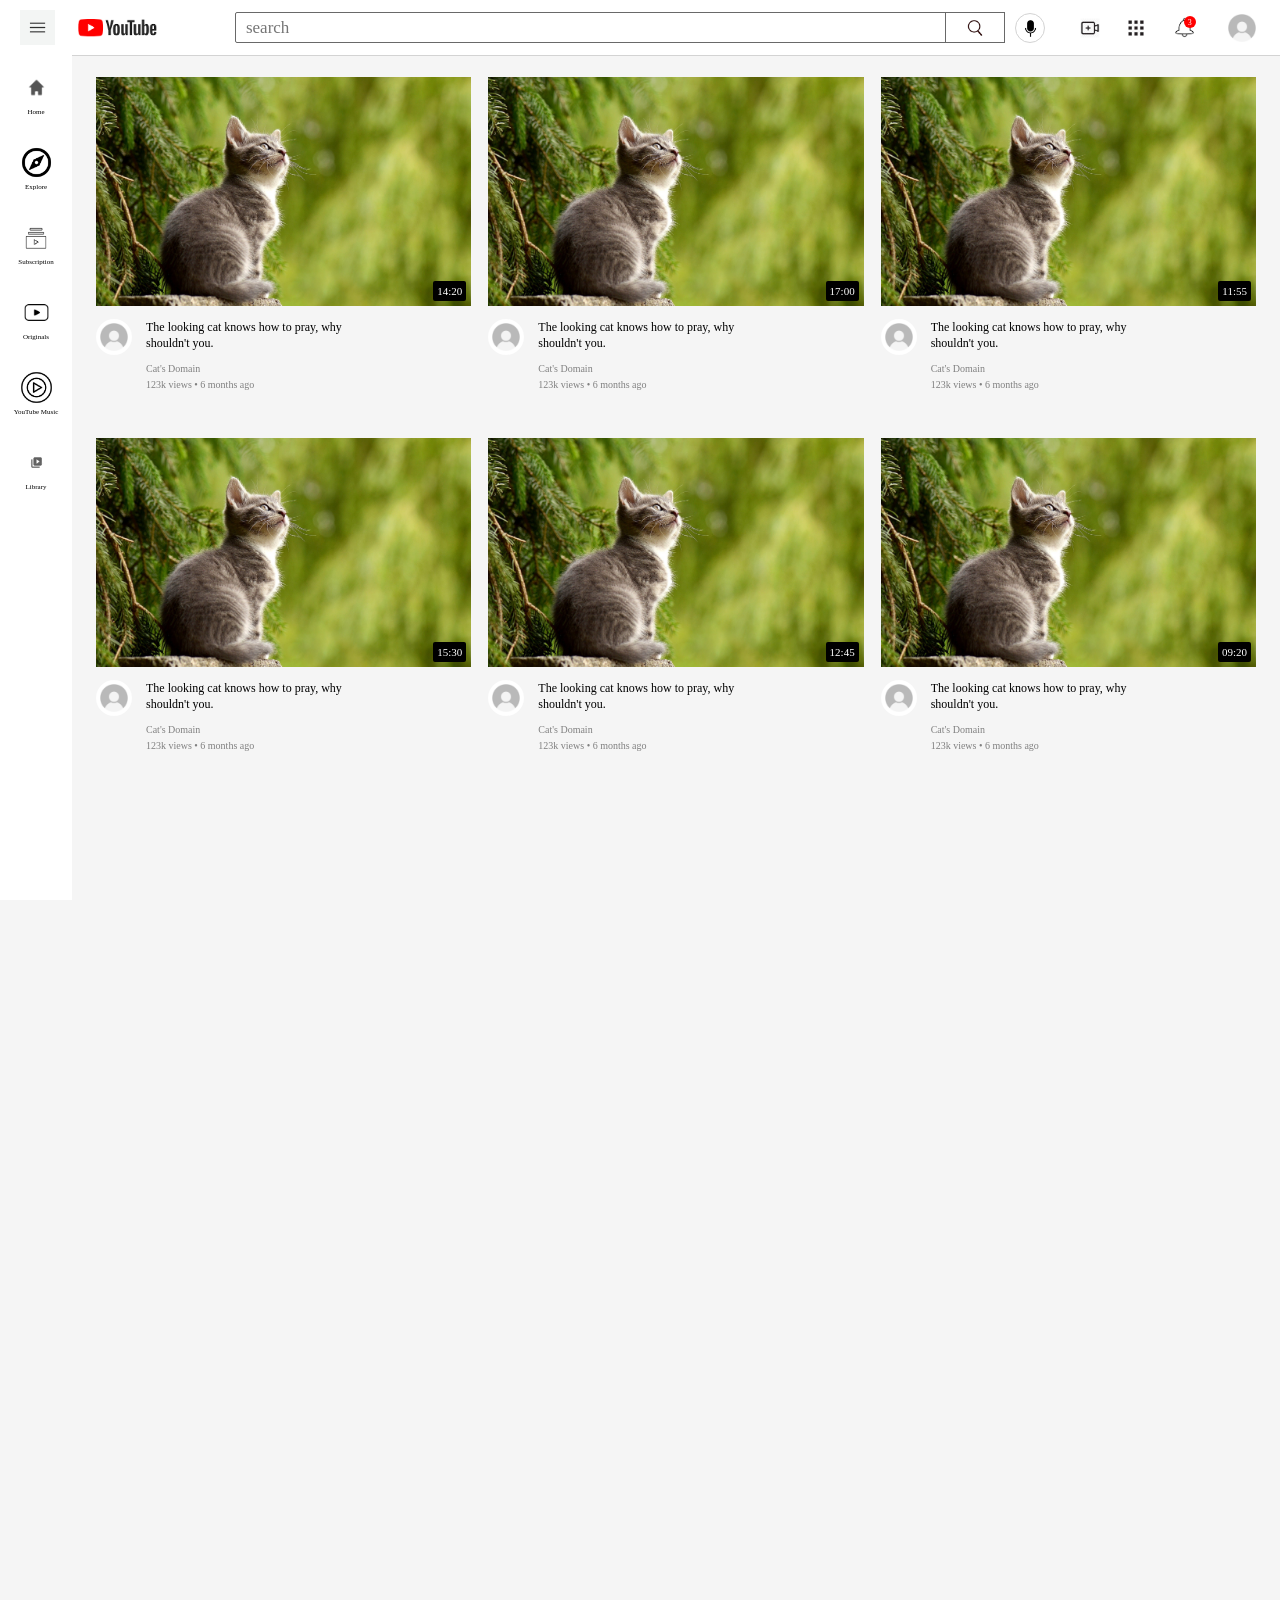
<file: youtube.html>
<!DOCTYPE html>
<html lang="en">
<head>
  <meta charset="UTF-8">
  <meta http-equiv="X-UA-Compatible" content="IE=Edge">
  <meta name="viewport" content="width=device-width, initial-scale=1">

  <title>JOEYS YOUTUBE HTML RECREATION</title>
  
  <!-- HTML -->
  

  <!-- Custom Styles -->
  <link rel="stylesheet" href="styles/video.css">
  <link rel="stylesheet" href="styles/header.css">
  <link rel="stylesheet" href="styles/general.css">
  <link rel="stylesheet" href="styles/sidebar.css">
</head>

<body>
   
   <div class="header">
     <div class="left-sec">
        <img class="harmburger-menu" src="icons/hamburger menu.png">
        <img class="youtube-logo" src="/icons/youtube icon .png">
     </div>
     
     <div class="middle-sec">
       <input class="search-bar" type="textbox" placeholder="search">
       <button class="search-button">
         <img class="si" src="/icons/search icon .png">
       </button>

       <button class="voice-search-button">
         <img class="vsi" src="/icons/voice search.png">
       </button>
       
     </div>
     
     <div class="right-sec">
        <img class="ad-vid"src="/icons/add video.jpeg">
        <img class="aps-icon"src="/icons/chocolate menu icon.jpeg">
        <div class="notification">
          <img class="notif-bell"src="/icons/notifiction bell .png">
          
          <div class="notifs-count">
            3
          </div>
        </div>
        
        <img class="current-user-pic"src="/channel-pro-pic/propic.jpeg">
     </div>
   </div>
   
   <div class="side-bar">
     <div class="sidebar-link">
       <img src="/icons/icon-1976100_640.png">
        <div>Home</div>
     </div>
     <div class="sidebar-link">
     <img src="/icons/explore icon .png">
        <div>Explore</div>
     </div>
     <div class="sidebar-link">
     <img src="/icons/subscriptions icon _1.png">
        <div>Subscription</div>
     </div>
     <div class="sidebar-link">
     <img src="/icons/originals icon .png">
        <div>Originals</div>
     </div>
     <div class="sidebar-link">
     <img src="/icons/youtube music icon .png">
        <div>YouTube Music</div>
     </div>
     <div class="sidebar-link">
     <img src="/icons/library icon .png">
        <div>Library</div>
     </div>
     
   </div>
   
   
   
   
   <div class="video-grid">
      <div class="vid1">
    <div class="thumb-roll">
      <img class="thumbnail" src="thumbnail/cat-2083492_1920.jpg">
      <div class="video-time">
        14:20
      </div>
    </div>
    <div>
      <div class="channel-pic">
         <img class="channel-propic" src="channel-pro-pic/propic.jpeg">
      </div>
     <div class="title">
       <p class="y-title">
         The looking cat knows how to pray, why shouldn't you.
       </p>
       <p class="y-author">
         Cat's Domain
       </p>
       <p class="y-data">
         123k views &#8226; 6 months ago
       </p>
     </div>
    </div>
  </div>
 
  <div class="vid1">
    <div class="thumb-roll">
      <img class="thumbnail" src="thumbnail/cat-2083492_1920.jpg">
       <div class="video-time">
         17:00
       </div>
    </div>
    <div>
       <div class="channel-pic">
         <img class="channel-propic" src="channel-pro-pic/propic.jpeg">
       </div>
       <div class="title">
         <p class="y-title">
           The looking cat knows how to pray, why shouldn't you.
         </p>
      
         <p class="y-author">
           Cat's Domain
         </p>
         <p class="y-data">
           123k views &#8226; 6 months ago
         </p>
       </div>
    </div>
  </div>
  <div class="vid1">
    <div class="thumb-roll">
      <img class="thumbnail" src="thumbnail/cat-2083492_1920.jpg">
       <div class="video-time">
         11:55
       </div>
    </div>
    <div>
      <div class="channel-pic">
        <img class="channel-propic" src="channel-pro-pic/propic.jpeg">
      </div>
      <div class="title">
        <p class="y-title">
          The looking cat knows how to pray, why shouldn't you.
        </p>
        <p class="y-author">
          Cat's Domain
        </p>
        <p class="y-data">
          123k views &#8226; 6 months ago
        </p>
      </div>
    </div>
  </div>
  
  <div class="vid1">
    <div class="thumb-roll">
      <img class="thumbnail" src="thumbnail/cat-2083492_1920.jpg">
       <div class="video-time">
         15:30
       </div>
    </div>
    <div>
      <div class="channel-pic">
        <img class="channel-propic" src="channel-pro-pic/propic.jpeg">
      </div>
      <div class="title">
        <p class="y-title">
          The looking cat knows how to pray, why shouldn't you.
        </p>
  
        <p class="y-author">
          Cat's Domain
        </p>
        <p class="y-data">
          123k views &#8226; 6 months ago
        </p>
      </div>
    </div>
  </div>
  <div class="vid1">
    <div class="thumb-roll">
      <img class="thumbnail" src="thumbnail/cat-2083492_1920.jpg">
       <div class="video-time">
         12:45
       </div>
    </div>
    <div>
      <div class="channel-pic">
        <img class="channel-propic" src="channel-pro-pic/propic.jpeg">
      </div>
      <div class="title">
        <p class="y-title">
          The looking cat knows how to pray, why shouldn't you.
        </p>
        <p class="y-author">
          Cat's Domain
        </p>
        <p class="y-data">
          123k views &#8226; 6 months ago
        </p>
      </div>
    </div>
  </div>
  
  <div class="vid1">
    <div class="thumb-roll">
      <img class="thumbnail" src="thumbnail/cat-2083492_1920.jpg">
       <div class="video-time">
         09:20
       </div>
    </div>
    <div>
      <div class="channel-pic">
        <img class="channel-propic" src="channel-pro-pic/propic.jpeg">
      </div>
      <div class="title">
        <p class="y-title">
          The looking cat knows how to pray, why shouldn't you.
        </p>
  
        <p class="y-author">
          Cat's Domain
        </p>
        <p class="y-data">
          123k views &#8226; 6 months ago
        </p>
      </div>
    </div>
  </div>
   </div>
 
  

</body>
</html>
</file>
<file: styles/video.css>
.thumbnail {
    width: 100%;
}


.y-author {
    font-size: 10px;
    color: gray;
    margin-bottom: 5px;
    margin-left: -5px;
}

.y-title {
    font-size: 12px;
    margin-bottom: 12px;
    margin-left: -5px;
    font-weight: 700px;
    line-height: 16px;
    
}

.y-data {
    font-size: 10px;
    color: gray;
    margin-left: -5px;
}

.thumb-roll {
    margin-bottom: 8px;
    position: relative;
}

.channel-propic {
    width: 36px;
    border-radius: 100%;
}

.channel-pic {
   display: inline-block;
   width: 50px;
   vertical-align: top;
}

.title {
    display: inline-block;
    width: 200px;
}
.video-grid {
     display: grid;
     grid-template-columns: 1fr 1fr 1fr;
     column-gap: 17px;
     row-gap: 45px;
}
.video-time {
  background-color: black;
  color: white;
  font-size: 11px;
  font-weight: 500px;
  padding-left: 4px;
  padding-right: 4px;
  padding-top: 4px;
  padding-bottom: 4px;
  border-radius: 2px;
  position: absolute;
  bottom: 10px;
  right: 5px;
}
</file>
<file: styles/header.css>
.header {
  height: 55px;
  background-color: white;
  display: flex;
  flex-direction: row;
  justify-content: space-between;
  position: fixed;
  top: 0;
  left: 0;
  right: 0;
  border-bottom-width: 1px;
  border-bottom-style: solid;
  border-bottom-color: lightgrey;
  z-index: 100;

}

.left-sec {
  display: flex;
  align-items: center;
  margin-left: -5px;
  
}

.middle-sec {
  flex: 1;
  margin-left: 75px;
  margin-right: 35px;
  display: flex;
  align-items: center;
}

.search-bar {
  flex: 1;
  height: 27px;
  padding-left: 10px;
  font-size: 16px;
  border-width: 1px;
  border-style: solid;
  border-color: dimgrey;
  border-radius: 2px;
  width: 0;
}

.search-bar::placeholder {
  font-family: 'Times New Roman', Times, serif;
  font-size: 17px;
 
}
.search-button {
  height: 31px;
  width: 60px;
  background-color: white;
  border-width:  1px;
  border-style: solid;
  border-color: dimgrey;
  margin-left: -2px;
  margin-right: 10px;
}

.voice-search-button {
  height: 30px;
  width: 30px;
  border-radius: 15px;
  background-color: white;
  border-width: 1px;
  border-style: solid;
  border-color: lightgrey;
  
}

.right-sec {
  width: 180px;
  margin-right: 20px;
  display: flex;
  align-items: center;
  justify-content: space-between;
  flex-shrink: 0;
}

.harmburger-menu {
  height: 35px;
  margin-left: 25px;
  margin-right: 20px;
}

.youtube-logo {
  height: 24px;
  
}

.vsi {
  height: 17px;
  margin-top: 4px;
}

.si {
  height: 20px;
  margin-top: 4px;
}

.ad-vid {
  height: 20px
}

.aps-icon {
  height: 16px;
}

.notif-bell {
  height: 23px;
  margin-top: 5px;
}

.notification {
  position: relative;
}

.notifs-count {
  position: absolute;
  top: 5px;
  right: 0px;
  background-color: red;
  color: white;
  font-size: 8px;
  padding-top: 2px;
  padding-bottom: 1px;
  padding-left: 4px;
  padding-right: 4px;
  border-radius: 10px;
}

.current-user-pic {
  height: 36px;
  border-radius: 18px;
}
</file>
<file: styles/general.css>
body {
  font-size: 15pt;
  margin: 0;
  height: 3000px;
  padding-top: 77px;
  padding-left: 96px;
  padding-right: 24px;
  background-color: whitesmoke
}

p {
  margin-top: 0;
  margin-bottom: 0;
}
</file>
<file: styles/sidebar.css>
.side-bar {
  background-color: white;
  position: fixed;
  left: 0;
  bottom: 0;
  top: 55px;
  width: 72px;
  z-index: 200;
  
}

.sidebar-link {
  height: 75px;
  display: flex;
  justify-content: center;
  align-items: center;
  flex-direction: column;
  cursor: pointer;
  
}
.sidebar-link:hover {
  background-color: white;
  border-style: solid;
  border-color: lightgrey;
  border-radius: 10px;
}


.sidebar-link img {
  height: 35px;
  margin-bottom: 3px;

}

.sidebar-link div {
font-size: 7px;

}
</file>
